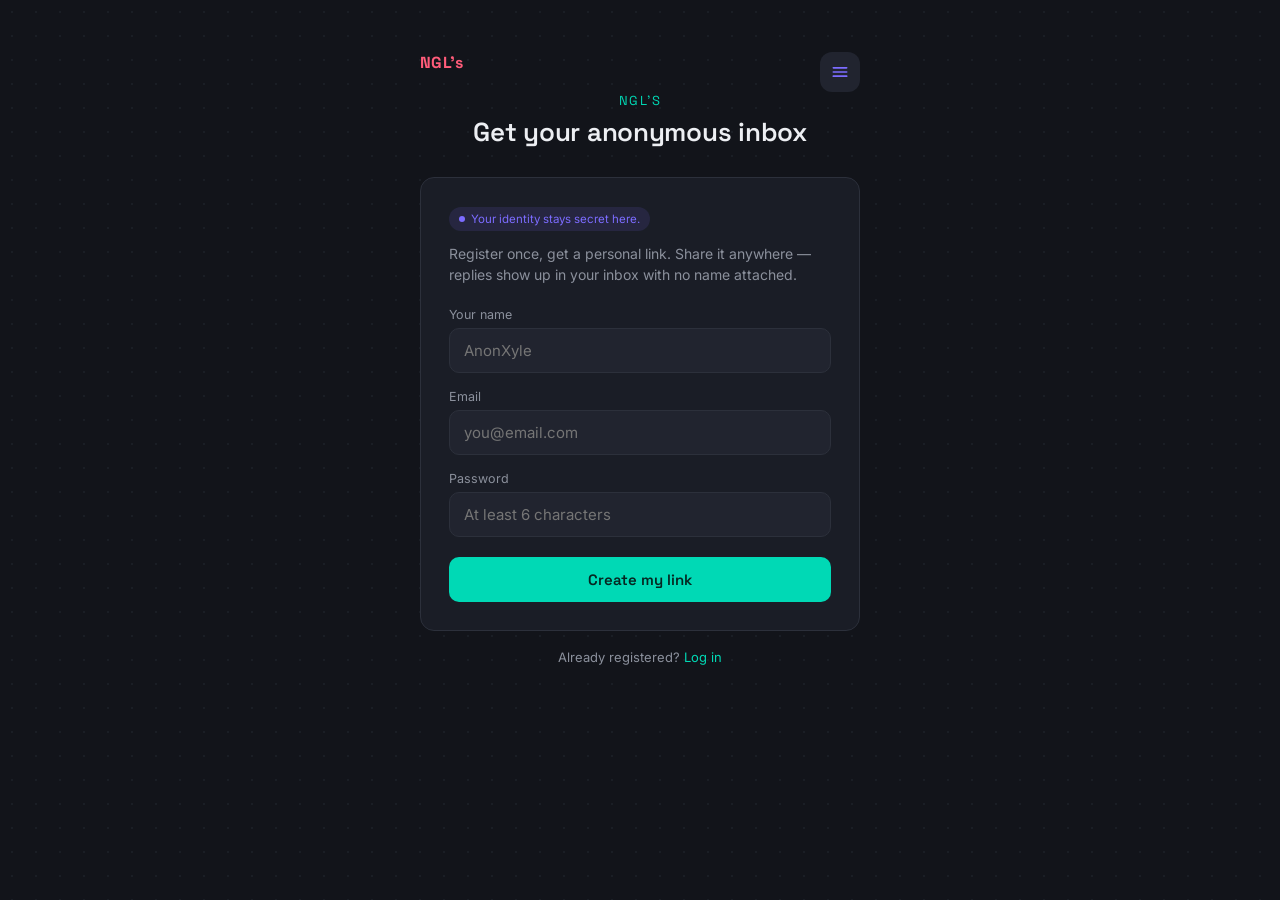
<file: index.html>
<!DOCTYPE html>
<html lang="en">
<head>
<meta charset="UTF-8">
<meta name="viewport" content="width=device-width, initial-scale=1.0">
<title>Get your link — NGL's</title>
<link rel="preconnect" href="https://fonts.googleapis.com">
<link href="https://fonts.googleapis.com/css2?family=Space+Grotesk:wght@500;600;700&family=Inter:wght@400;500;600&display=swap" rel="stylesheet">
<link rel="icon" type="image/x-icon" href="favicon.ico">
<link rel="icon" type="image/png" sizes="32x32" href="favicon-32.png">
<link rel="apple-touch-icon" href="apple-touch-icon.png">
<link rel="stylesheet" href="style.css">
</head>
<body>
<div class="emoji-bg" aria-hidden="true">
  <span style="left:5%; animation-duration:14s; animation-delay:0s;">😄</span>
  <span style="left:15%; animation-duration:18s; animation-delay:2s;">😂</span>
  <span style="left:25%; animation-duration:12s; animation-delay:4s;">😊</span>
  <span style="left:35%; animation-duration:16s; animation-delay:1s;">⚡</span>
  <span style="left:45%; animation-duration:20s; animation-delay:3s;">😌</span>
  <span style="left:55%; animation-duration:13s; animation-delay:5s;">😅</span>
  <span style="left:65%; animation-duration:17s; animation-delay:2.5s;">😴</span>
  <span style="left:75%; animation-duration:15s; animation-delay:0.5s;">😉</span>
  <span style="left:85%; animation-duration:19s; animation-delay:3.5s;">😎</span>
  <span style="left:10%; animation-duration:22s; animation-delay:6s;">😍</span>
  <span style="left:30%; animation-duration:14s; animation-delay:7s;">😜</span>
  <span style="left:50%; animation-duration:18s; animation-delay:8s;">🥰</span>
  <span style="left:70%; animation-duration:16s; animation-delay:9s;">😢</span>
  <span style="left:90%; animation-duration:21s; animation-delay:5.5s;">🥰</span>
</div>
<header class="site-header" id="siteHeader">
  <div class="header-inner">
    <a href="index.html" class="header-logo">NGL's</a>
    <button class="menu-toggle" id="menuToggle" aria-label="Open menu">
      <svg viewBox="0 0 24 24" fill="none" stroke-width="2" stroke-linecap="round" stroke-linejoin="round"><line x1="4" y1="7" x2="20" y2="7"></line><line x1="4" y1="12" x2="20" y2="12"></line><line x1="4" y1="17" x2="20" y2="17"></line></svg>
    </button>
  </div>
  <nav class="header-menu" id="headerMenu">
    <a href="https://tmenshs.github.io/AnonApp/inbox.html">
      <svg viewBox="0 0 24 24" fill="none" stroke-width="2" stroke-linecap="round" stroke-linejoin="round"><path d="M3 12l9-9 9 9"></path><path d="M5 10v10h14V10"></path></svg>
      Inbox
    </a>
    <a href="login.html">
      <svg viewBox="0 0 24 24" fill="none" stroke-width="2" stroke-linecap="round" stroke-linejoin="round"><path d="M15 3h4a2 2 0 0 1 2 2v14a2 2 0 0 1-2 2h-4"></path><polyline points="10 17 15 12 10 7"></polyline><line x1="15" y1="12" x2="3" y2="12"></line></svg>
      Log in
    </a>
  </nav>
</header>

<div class="wrap">
  <div class="brand">
    <div class="mark">NGL's</div>
    <h1>Get your anonymous inbox</h1>
  </div>

  <div class="card" id="formCard">
    <div class="anon-badge"><span class="dot"></span> Your identity stays secret here.</div>
    <p class="subtitle">Register once, get a personal link. Share it anywhere — replies show up in your inbox with no name attached.</p>

    <label for="name">Your name</label>
    <input id="name" type="text" placeholder="AnonXyle" autocomplete="name">

    <label for="email">Email</label>
    <input id="email" type="email" placeholder="you@email.com" autocomplete="email" autocapitalize="off" autocorrect="off" spellcheck="false">

    <label for="password">Password</label>
    <input id="password" type="password" placeholder="At least 6 characters" autocomplete="new-password">

    <button id="registerBtn">Create my link</button>
    <div class="msg" id="statusMsg"></div>
  </div>

  <div class="card" id="resultCard" style="display:none; margin-top:16px;">
    <p class="subtitle" style="margin-bottom:10px;">Your personal link is ready. Share it — anyone can send you a message anonymously.</p>
    <div class="link-row">
      <input id="linkOutput" type="text" readonly>
      <button id="copyBtn" class="secondary">Copy</button>
    </div>
    <button id="goInboxBtn">Go to my inbox</button>
  </div>

  <div class="footer-links">
    Already registered? <a href="login.html">Log in</a>
  </div>
</div>

<script src="config.js"></script>
<script>
const menuToggle = document.getElementById('menuToggle');
const headerMenu = document.getElementById('headerMenu');
menuToggle.addEventListener('click', () => {
  menuToggle.classList.toggle('open');
  headerMenu.classList.toggle('open');
});

const statusMsg = document.getElementById('statusMsg');
const registerBtn = document.getElementById('registerBtn');

function showMsg(text, type) {
  statusMsg.textContent = text;
  statusMsg.className = 'msg show ' + type;
}

registerBtn.addEventListener('click', async () => {
  const name = document.getElementById('name').value.trim();
  const email = document.getElementById('email').value.trim();
  const password = document.getElementById('password').value;

  if (!name || !email || !password) {
    showMsg('Fill in your name, email, and password.', 'err');
    return;
  }
  if (password.length < 6) {
    showMsg('Password should be at least 6 characters.', 'err');
    return;
  }

  registerBtn.disabled = true;
  registerBtn.textContent = 'Creating...';

  try {
    const result = await callApi({ action: 'register', name, email, password });
    if (result.success) {
      setSession(result.userId, result.name);
      const personalLink = window.location.origin + window.location.pathname.replace('index.html', '') + 'send.html?to=' + result.userId;
      document.getElementById('linkOutput').value = personalLink;
      document.getElementById('formCard').style.display = 'none';
      document.getElementById('resultCard').style.display = 'block';
    } else {
      showMsg(result.message || 'Something went wrong.', 'err');
      registerBtn.disabled = false;
      registerBtn.textContent = 'Create my link';
    }
  } catch (err) {
    showMsg('Could not reach the server. Check your connection.', 'err');
    registerBtn.disabled = false;
    registerBtn.textContent = 'Create my link';
  }
});

document.getElementById('copyBtn').addEventListener('click', () => {
  const input = document.getElementById('linkOutput');
  input.select();
  navigator.clipboard.writeText(input.value);
  const btn = document.getElementById('copyBtn');
  const original = btn.textContent;
  btn.textContent = 'Copied';
  setTimeout(() => btn.textContent = original, 1500);
});

document.getElementById('goInboxBtn').addEventListener('click', () => {
  window.location.href = 'inbox.html';
});
</script>
</body>
</html>
</file>
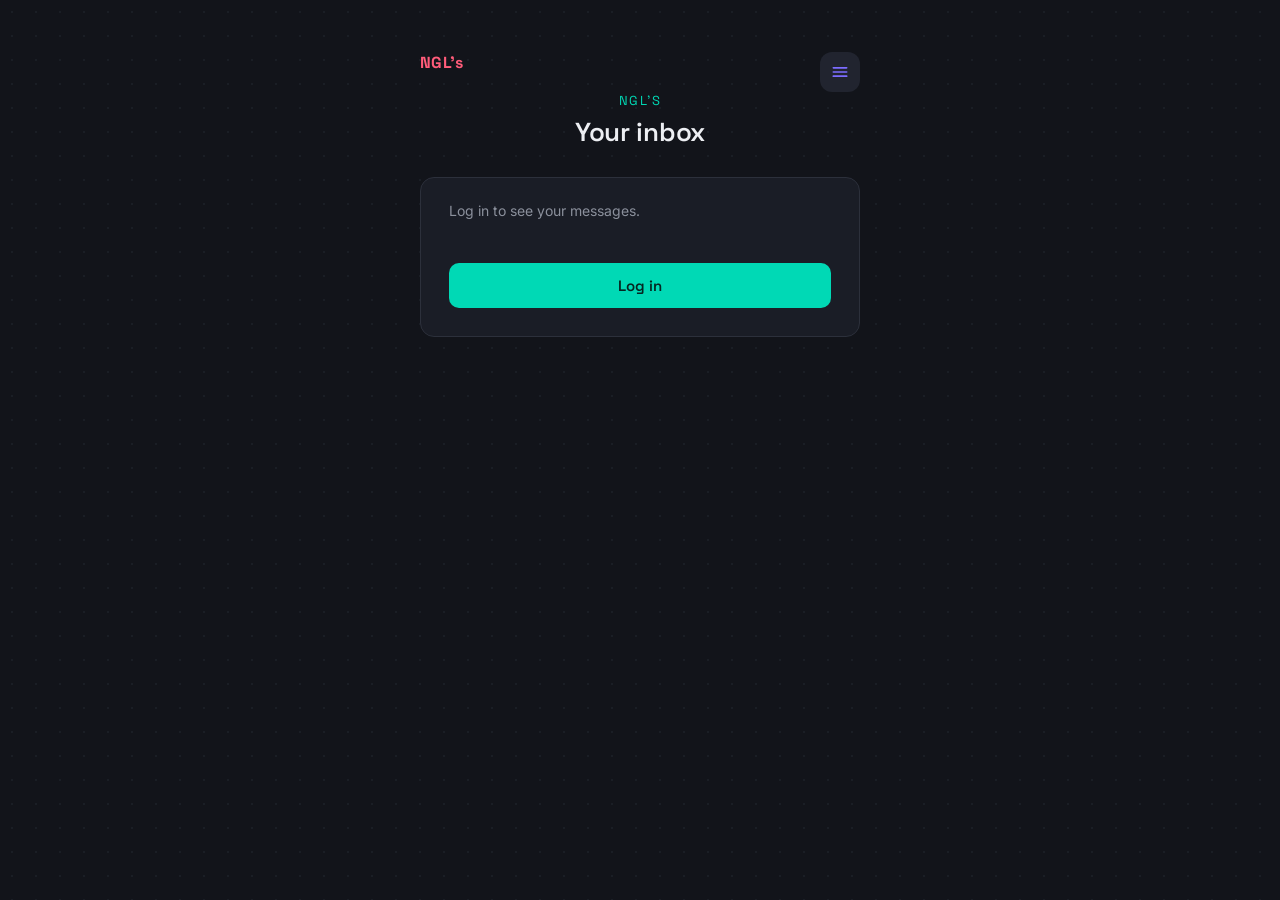
<file: inbox.html>
<!DOCTYPE html>
<html lang="en">
<head>
<meta charset="UTF-8">
<meta name="viewport" content="width=device-width, initial-scale=1.0">
<title>Your inbox — AnonXyle</title>
<link rel="preconnect" href="https://fonts.googleapis.com">
<link href="https://fonts.googleapis.com/css2?family=Space+Grotesk:wght@500;600;700&family=Inter:wght@400;500;600&display=swap" rel="stylesheet">
<link rel="icon" type="image/x-icon" href="favicon.ico">
<link rel="icon" type="image/png" sizes="32x32" href="favicon-32.png">
<link rel="apple-touch-icon" href="apple-touch-icon.png">
<link rel="stylesheet" href="style.css">
</head>
<body>
<div class="emoji-bg" aria-hidden="true">
  <span style="left:5%; animation-duration:14s; animation-delay:0s;">😄</span>
  <span style="left:15%; animation-duration:18s; animation-delay:2s;">😂</span>
  <span style="left:25%; animation-duration:12s; animation-delay:4s;">😊</span>
  <span style="left:35%; animation-duration:16s; animation-delay:1s;">⚡</span>
  <span style="left:45%; animation-duration:20s; animation-delay:3s;">😌</span>
  <span style="left:55%; animation-duration:13s; animation-delay:5s;">😅</span>
  <span style="left:65%; animation-duration:17s; animation-delay:2.5s;">😴</span>
  <span style="left:75%; animation-duration:15s; animation-delay:0.5s;">😉</span>
  <span style="left:85%; animation-duration:19s; animation-delay:3.5s;">😎</span>
  <span style="left:10%; animation-duration:22s; animation-delay:6s;">😍</span>
  <span style="left:30%; animation-duration:14s; animation-delay:7s;">😜</span>
  <span style="left:50%; animation-duration:18s; animation-delay:8s;">🥰</span>
  <span style="left:70%; animation-duration:16s; animation-delay:9s;">😢</span>
  <span style="left:90%; animation-duration:21s; animation-delay:5.5s;">🥰</span>
</div>
<header class="site-header" id="siteHeader">
  <div class="header-inner">
    <a href="index.html" class="header-logo">NGL's</a>
    <button class="menu-toggle" id="menuToggle" aria-label="Open menu">
      <svg viewBox="0 0 24 24" fill="none" stroke-width="2" stroke-linecap="round" stroke-linejoin="round"><line x1="4" y1="7" x2="20" y2="7"></line><line x1="4" y1="12" x2="20" y2="12"></line><line x1="4" y1="17" x2="20" y2="17"></line></svg>
    </button>
  </div>
  <nav class="header-menu" id="headerMenu">
    <a href="https://tmenshs.github.io/AnonApp/send.html">
      <svg viewBox="0 0 24 24" fill="none" stroke-width="2" stroke-linecap="round" stroke-linejoin="round"><line x1="22" y1="2" x2="11" y2="13"></line><polygon points="22 2 15 22 11 13 2 9 22 2"></polygon></svg>
      Send a message
    </a>
    <a href="index.html">
      <svg viewBox="0 0 24 24" fill="none" stroke-width="2" stroke-linecap="round" stroke-linejoin="round"><line x1="12" y1="5" x2="12" y2="19"></line><line x1="5" y1="12" x2="19" y2="12"></line></svg>
      Create your link
    </a>
  </nav>
</header>

<div class="wrap">
  <div class="brand">
    <div class="mark">NGL's</div>
    <h1>Your inbox</h1>
  </div>
  <div class="card" id="loggedOutCard" style="display:none;">
    <p class="subtitle">Log in to see your messages.</p>
    <button onclick="window.location.href='login.html?redirect=inbox.html'">Log in</button>
  </div>
  <div id="loggedInView" style="display:none;">
    <div class="card">
      <div class="link-row">
        <input id="linkOutput" type="text" readonly>
        <button id="copyBtn" class="secondary">Copy link</button>
      </div>
    </div>
    <div class="card" style="margin-top:16px;">
      <div id="inboxList" class="inbox-list">
        <div class="empty-state">Loading your messages...</div>
      </div>
    </div>
    <div class="footer-links">
      <a href="#" id="logoutLink">Log out</a>
    </div>
  </div>
</div>
<script src="config.js"></script>
<script>
const menuToggle = document.getElementById('menuToggle');
const headerMenu = document.getElementById('headerMenu');
menuToggle.addEventListener('click', () => {
  menuToggle.classList.toggle('open');
  headerMenu.classList.toggle('open');
});

const session = getSession();
if (!session) {
  document.getElementById('loggedOutCard').style.display = 'block';
} else {
  document.getElementById('loggedInView').style.display = 'block';
  const personalLink = window.location.origin + window.location.pathname.replace('inbox.html', '') + 'send.html?to=' + session.userId;
  document.getElementById('linkOutput').value = personalLink;
  document.getElementById('copyBtn').addEventListener('click', () => {
    const input = document.getElementById('linkOutput');
    input.select();
    navigator.clipboard.writeText(input.value);
    const btn = document.getElementById('copyBtn');
    const original = btn.textContent;
    btn.textContent = 'Copied';
    setTimeout(() => btn.textContent = original, 1500);
  });
  document.getElementById('logoutLink').addEventListener('click', (e) => {
    e.preventDefault();
    clearSession();
    window.location.href = 'login.html';
  });

  // ---- Conversation-grouped data layer -------------------------------
  // conversations: threadId -> { threadId, messages: [...] }
  // messages: everything in the thread, incoming + your own replies,
  // each with { id, direction: 'in'|'out', content, createdAt }
  let conversations = new Map();
  let draftText = new Map();      // threadId -> whatever the user is mid-typing
  let renderedIds = new Map();    // threadId -> Set of message ids currently in the DOM
  let activeRequest = 0;          // guards against overlapping loadInbox/poll races

  // A conversation's "last activity" is the newest timestamp among ALL its
  // messages (incoming AND your own replies) — not just the newest incoming
  // one. Otherwise a thread you just replied to (and are waiting on) would
  // look stale and sink below threads that haven't been touched.
  function lastActivityOf(conv) {
    return conv.messages.reduce((max, m) => {
      const t = new Date(m.createdAt).getTime();
      return t > max ? t : max;
    }, 0);
  }

  function sortedThreadIds() {
    return [...conversations.values()]
      .sort((a, b) => lastActivityOf(b) - lastActivityOf(a))
      .map(c => c.threadId);
  }

  async function loadInbox() {
    const listEl = document.getElementById('inboxList');
    const requestId = ++activeRequest;
    try {
      const summary = await callApi({ action: 'inbox', userId: session.userId });
      if (requestId !== activeRequest) return; // a newer load superseded this one

      if (!summary.success) {
        listEl.innerHTML = '<div class="empty-state">Could not load your inbox.</div>';
        return;
      }
      if (summary.messages.length === 0) {
        listEl.innerHTML = '<div class="empty-state">No messages yet. Share your link to start receiving anonymous messages.</div>';
        return;
      }

      const threadIds = [...new Set(summary.messages.map(m => m.threadId))];

      // Pull each conversation's full, authoritative history (all incoming
      // messages + all replies) fresh from the server — never rely on
      // anything held only in memory, so a reload can never lose a reply.
      await Promise.all(threadIds.map(id => refreshThread(id)));
      if (requestId !== activeRequest) return;

      renderAll();
    } catch (err) {
      listEl.innerHTML = '<div class="empty-state">Could not reach the server.</div>';
    }
  }

  async function refreshThread(threadId) {
    try {
      const result = await callApi({ action: 'thread', userId: session.userId, threadId });
      if (result.success) {
        // Normalize the backend's isMine flag into a direction so the
        // rest of the rendering code doesn't need to know about it.
        const messages = result.messages.map(m => ({
          ...m,
          direction: m.isMine ? 'out' : 'in'
        }));
        conversations.set(threadId, { threadId, messages });
      }
    } catch (err) {
      // keep whatever was cached for this thread, if anything
    }
  }

  // Poll: refresh every known thread's data, plus pick up any brand-new
  // threads, then re-render — but never stomp a draft the user is typing.
  async function pollInbox() {
    const requestId = ++activeRequest;
    try {
      const summary = await callApi({ action: 'inbox', userId: session.userId });
      if (requestId !== activeRequest || !summary.success) return;

      const threadIds = [...new Set(summary.messages.map(m => m.threadId))];
      await Promise.all(threadIds.map(id => refreshThread(id)));
      if (requestId !== activeRequest) return;

      renderAll();
    } catch (err) {
      // silent fail — just try again next tick
    }
  }

  function renderAll() {
    const listEl = document.getElementById('inboxList');
    const ids = sortedThreadIds();

    // Save whatever's currently typed in each open reply box before we
    // blow away the DOM, so re-rendering never wipes an in-progress draft.
    document.querySelectorAll('.reply-input').forEach(input => {
      const tid = input.closest('.reply-form').getAttribute('data-thread-id');
      draftText.set(tid, input.value);
    });

    listEl.innerHTML = ids.map(id => renderConversationBubble(conversations.get(id))).join('');
    attachReplyHandlers();

    // Restore drafts.
    document.querySelectorAll('.reply-input').forEach(input => {
      const tid = input.closest('.reply-form').getAttribute('data-thread-id');
      if (draftText.has(tid)) input.value = draftText.get(tid);
    });
  }

  // One bubble per conversation. Shows the original message, then every
  // reply exchanged so far (fetched fresh from the server, so it survives
  // reloads), then a single reply box that always targets this thread's
  // latest message.
  function renderConversationBubble(conv) {
    const messages = [...conv.messages].sort(
      (a, b) => new Date(a.createdAt) - new Date(b.createdAt)
    );
    const original = messages.find(m => !m.parentId) || messages[0];
    const replies = messages.filter(m => m.id !== original.id);
    const lastMessage = messages[messages.length - 1];

    return `
      <div class="bubble" data-thread-id="${conv.threadId}">
        ${escapeHtml(original.content)}
        <span class="time">${formatDate(original.createdAt)}</span>

        <div class="sent-replies">
          ${replies.map(m => `
            <div class="reply-block">
              <span class="reply-label">${m.direction === 'out' ? 'You replied' : 'They replied'}</span>
              <div class="reply-text">${escapeHtml(m.content)}</div>
            </div>
          `).join('')}
        </div>

        <div class="reply-form" data-thread-id="${conv.threadId}" data-reply-to="${lastMessage.id}">
          <textarea class="reply-input" placeholder="Write a reply..." maxlength="500"></textarea>
          <button class="reply-btn secondary">Reply</button>
          <div class="reply-status"></div>
        </div>
      </div>
    `;
  }

  function attachReplyHandlers() {
    document.querySelectorAll('.reply-form:not([data-bound])').forEach(form => {
      form.setAttribute('data-bound', 'true');
      const threadId = form.getAttribute('data-thread-id');
      const btn = form.querySelector('.reply-btn');
      const input = form.querySelector('.reply-input');
      const status = form.querySelector('.reply-status');

      btn.addEventListener('click', async () => {
        // Always target this thread's actual latest message, read fresh
        // off the form's own data attribute at click time — never a value
        // captured earlier that could have gone stale.
        const messageId = form.getAttribute('data-reply-to');
        const content = input.value.trim();
        if (!content) {
          status.textContent = 'Write something before sending.';
          status.className = 'reply-status show err';
          return;
        }
        btn.disabled = true;
        btn.textContent = 'Sending...';
        try {
          const result = await callApi({
            action: 'reply',
            userId: session.userId,
            messageId: messageId,
            content: content
          });
          if (result.success) {
            draftText.delete(threadId);
            input.value = '';
            status.textContent = 'Reply sent.';
            status.className = 'reply-status show ok';
            btn.disabled = false;
            btn.textContent = 'Reply';
            // Re-pull this thread from the server so the new reply, and
            // its updated "last activity" ranking, are both authoritative.
            await refreshThread(threadId);
            renderAll();
          } else {
            status.textContent = result.message || 'Could not send reply.';
            status.className = 'reply-status show err';
            btn.disabled = false;
            btn.textContent = 'Reply';
          }
        } catch (err) {
          status.textContent = 'Could not reach the server.';
          status.className = 'reply-status show err';
          btn.disabled = false;
          btn.textContent = 'Reply';
        }
      });
    });
  }

  function escapeHtml(str) {
    const div = document.createElement('div');
    div.textContent = str;
    return div.innerHTML;
  }
  function formatDate(raw) {
    try {
      const d = new Date(raw);
      return d.toLocaleString();
    } catch (e) {
      return '';
    }
  }

  loadInbox();
  setInterval(pollInbox, 10000);
}
</script>
</body>
</html>
</file>
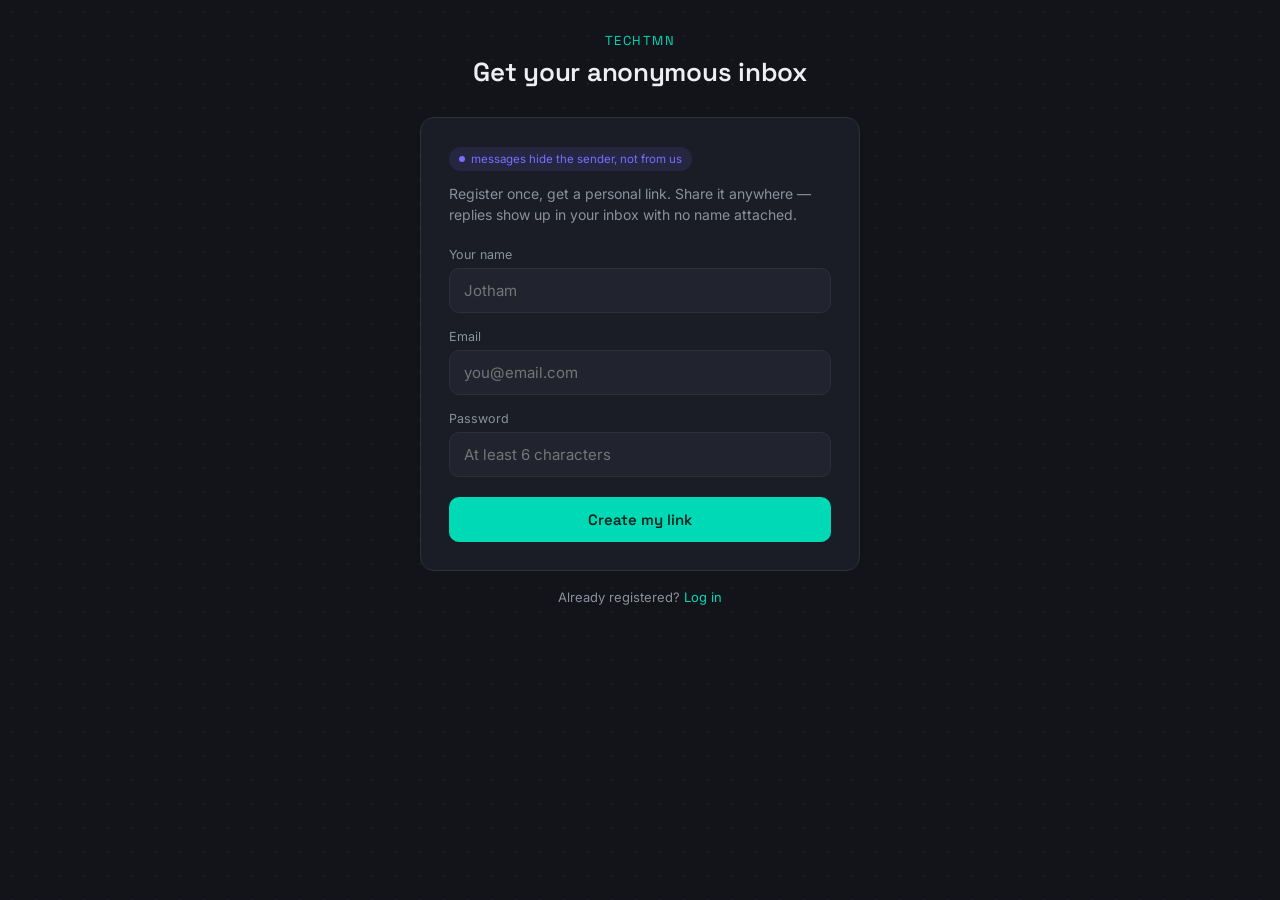
<file: index.html.html>
<!DOCTYPE html>
<html lang="en">
<head>
<meta charset="UTF-8">
<meta name="viewport" content="width=device-width, initial-scale=1.0">
<title>Get your link — TechTmn Anon</title>
<link rel="preconnect" href="https://fonts.googleapis.com">
<link href="https://fonts.googleapis.com/css2?family=Space+Grotesk:wght@500;600;700&family=Inter:wght@400;500;600&display=swap" rel="stylesheet">
<link rel="stylesheet" href="style.css">
</head>
<body>
<div class="wrap">
  <div class="brand">
    <div class="mark">TechTmn</div>
    <h1>Get your anonymous inbox</h1>
  </div>

  <div class="card" id="formCard">
    <div class="anon-badge"><span class="dot"></span> messages hide the sender, not from us</div>
    <p class="subtitle">Register once, get a personal link. Share it anywhere — replies show up in your inbox with no name attached.</p>

    <label for="name">Your name</label>
    <input id="name" type="text" placeholder="Jotham" autocomplete="name">

    <label for="email">Email</label>
    <input id="email" type="email" placeholder="you@email.com" autocomplete="email">

    <label for="password">Password</label>
    <input id="password" type="password" placeholder="At least 6 characters" autocomplete="new-password">

    <button id="registerBtn">Create my link</button>
    <div class="msg" id="statusMsg"></div>
  </div>

  <div class="card" id="resultCard" style="display:none; margin-top:16px;">
    <p class="subtitle" style="margin-bottom:10px;">Your personal link is ready. Share it — anyone can send you a message anonymously.</p>
    <div class="link-row">
      <input id="linkOutput" type="text" readonly>
      <button id="copyBtn" class="secondary">Copy</button>
    </div>
    <button id="goInboxBtn">Go to my inbox</button>
  </div>

  <div class="footer-links">
    Already registered? <a href="login.html">Log in</a>
  </div>
</div>

<script src="config.js"></script>
<script>
const statusMsg = document.getElementById('statusMsg');
const registerBtn = document.getElementById('registerBtn');

function showMsg(text, type) {
  statusMsg.textContent = text;
  statusMsg.className = 'msg show ' + type;
}

registerBtn.addEventListener('click', async () => {
  const name = document.getElementById('name').value.trim();
  const email = document.getElementById('email').value.trim();
  const password = document.getElementById('password').value;

  if (!name || !email || !password) {
    showMsg('Fill in your name, email, and password.', 'err');
    return;
  }
  if (password.length < 6) {
    showMsg('Password should be at least 6 characters.', 'err');
    return;
  }

  registerBtn.disabled = true;
  registerBtn.textContent = 'Creating...';

  try {
    const result = await callApi({ action: 'register', name, email, password });
    if (result.success) {
      setSession(result.userId, result.name);
      const personalLink = window.location.origin + window.location.pathname.replace('register.html', '') + 'send.html?to=' + result.userId;
      document.getElementById('linkOutput').value = personalLink;
      document.getElementById('formCard').style.display = 'none';
      document.getElementById('resultCard').style.display = 'block';
    } else {
      showMsg(result.message || 'Something went wrong.', 'err');
      registerBtn.disabled = false;
      registerBtn.textContent = 'Create my link';
    }
  } catch (err) {
    showMsg('Could not reach the server. Check your connection.', 'err');
    registerBtn.disabled = false;
    registerBtn.textContent = 'Create my link';
  }
});

document.getElementById('copyBtn').addEventListener('click', () => {
  const input = document.getElementById('linkOutput');
  input.select();
  navigator.clipboard.writeText(input.value);
  const btn = document.getElementById('copyBtn');
  const original = btn.textContent;
  btn.textContent = 'Copied';
  setTimeout(() => btn.textContent = original, 1500);
});

document.getElementById('goInboxBtn').addEventListener('click', () => {
  window.location.href = 'inbox.html';
});
</script>
</body>
</html>
</file>
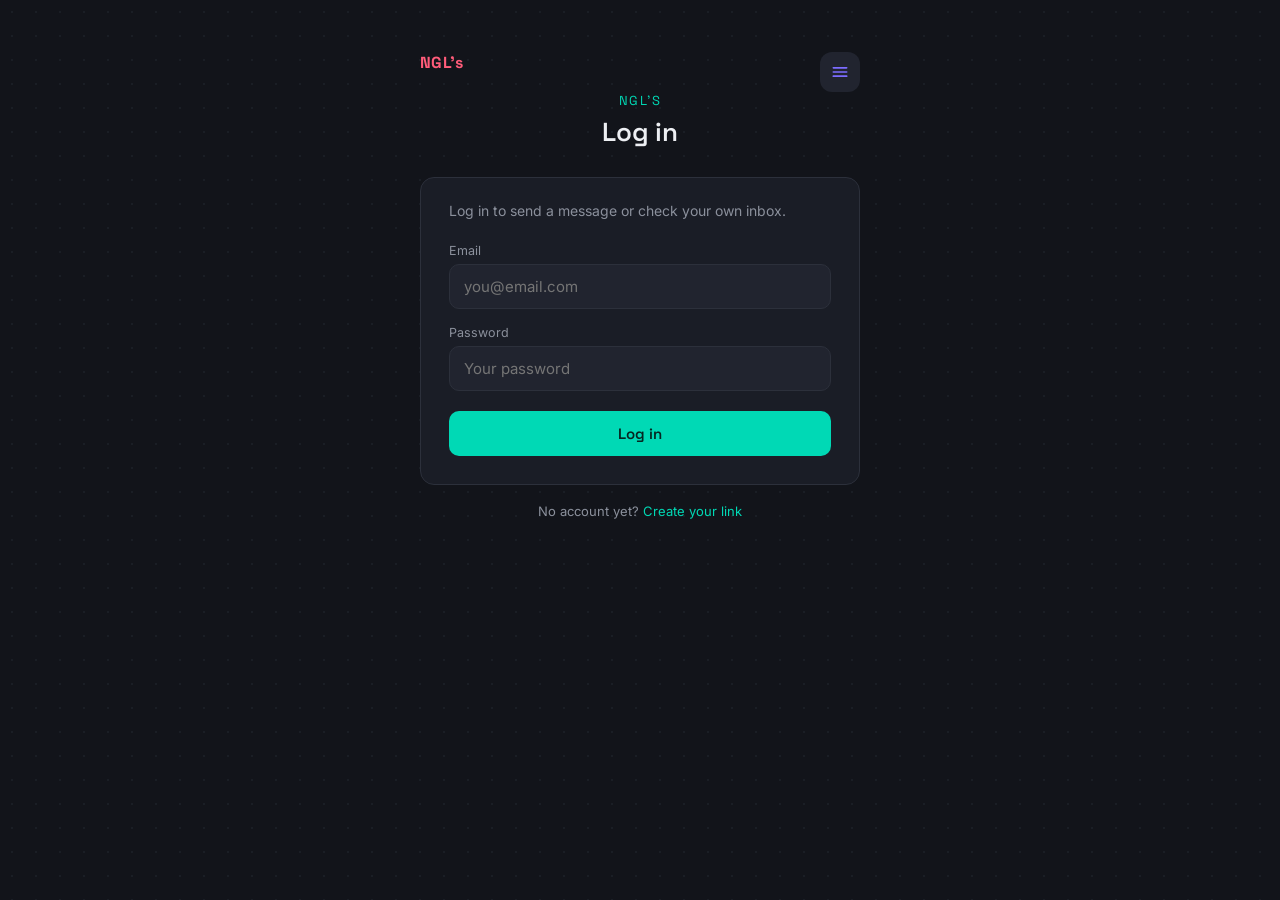
<file: login.html>
<!DOCTYPE html>
<html lang="en">
<head>
<meta charset="UTF-8">
<meta name="viewport" content="width=device-width, initial-scale=1.0">
<title>Log in — AnonXyle</title>
<link rel="preconnect" href="https://fonts.googleapis.com">
<link href="https://fonts.googleapis.com/css2?family=Space+Grotesk:wght@500;600;700&family=Inter:wght@400;500;600&display=swap" rel="stylesheet">
<link rel="icon" type="image/x-icon" href="favicon.ico">
<link rel="icon" type="image/png" sizes="32x32" href="favicon-32.png">
<link rel="apple-touch-icon" href="apple-touch-icon.png">
<link rel="stylesheet" href="style.css">
</head>
<body>
<div class="emoji-bg" aria-hidden="true">
  <span style="left:5%; animation-duration:14s; animation-delay:0s;">😄</span>
  <span style="left:15%; animation-duration:18s; animation-delay:2s;">😂</span>
  <span style="left:25%; animation-duration:12s; animation-delay:4s;">😊</span>
  <span style="left:35%; animation-duration:16s; animation-delay:1s;">⚡</span>
  <span style="left:45%; animation-duration:20s; animation-delay:3s;">😌</span>
  <span style="left:55%; animation-duration:13s; animation-delay:5s;">😅</span>
  <span style="left:65%; animation-duration:17s; animation-delay:2.5s;">😴</span>
  <span style="left:75%; animation-duration:15s; animation-delay:0.5s;">😉</span>
  <span style="left:85%; animation-duration:19s; animation-delay:3.5s;">😎</span>
  <span style="left:10%; animation-duration:22s; animation-delay:6s;">😍</span>
  <span style="left:30%; animation-duration:14s; animation-delay:7s;">😜</span>
  <span style="left:50%; animation-duration:18s; animation-delay:8s;">🥰</span>
  <span style="left:70%; animation-duration:16s; animation-delay:9s;">😢</span>
  <span style="left:90%; animation-duration:21s; animation-delay:5.5s;">🥰</span>
</div>
<header class="site-header" id="siteHeader">
  <div class="header-inner">
    <a href="index.html" class="header-logo">NGL's</a>
    <button class="menu-toggle" id="menuToggle" aria-label="Open menu">
      <svg viewBox="0 0 24 24" fill="none" stroke-width="2" stroke-linecap="round" stroke-linejoin="round"><line x1="4" y1="7" x2="20" y2="7"></line><line x1="4" y1="12" x2="20" y2="12"></line><line x1="4" y1="17" x2="20" y2="17"></line></svg>
    </button>
  </div>
  <nav class="header-menu" id="headerMenu">
    <a href="https://tmenshs.github.io/AnonApp/inbox.html">
      <svg viewBox="0 0 24 24" fill="none" stroke-width="2" stroke-linecap="round" stroke-linejoin="round"><path d="M3 12l9-9 9 9"></path><path d="M5 10v10h14V10"></path></svg>
      Inbox
    </a>
    <a href="index.html">
      <svg viewBox="0 0 24 24" fill="none" stroke-width="2" stroke-linecap="round" stroke-linejoin="round"><line x1="12" y1="5" x2="12" y2="19"></line><line x1="5" y1="12" x2="19" y2="12"></line></svg>
      Create your link
    </a>
  </nav>
</header>
<div class="wrap">
  <div class="brand">
    <div class="mark">NGL's</div>
    <h1>Log in</h1>
  </div>
  <div class="card">
    <p class="subtitle">Log in to send a message or check your own inbox.</p>
    <label for="email">Email</label>
    <input id="email" type="email" placeholder="you@email.com" autocomplete="email" autocapitalize="off" autocorrect="off" spellcheck="false">
    <label for="password">Password</label>
    <input id="password" type="password" placeholder="Your password" autocomplete="current-password">
    <button id="loginBtn">Log in</button>
    <div class="msg" id="statusMsg"></div>
  </div>
  <div class="footer-links">
    No account yet? <a href="index.html">Create your link</a>
  </div>
</div>
<script src="config.js"></script>
<script>
const menuToggle = document.getElementById('menuToggle');
const headerMenu = document.getElementById('headerMenu');
menuToggle.addEventListener('click', () => {
  menuToggle.classList.toggle('open');
  headerMenu.classList.toggle('open');
});
const statusMsg = document.getElementById('statusMsg');
const loginBtn = document.getElementById('loginBtn');
const params = new URLSearchParams(window.location.search);
const redirectTo = params.get('redirect');
function showMsg(text, type) {
  statusMsg.textContent = text;
  statusMsg.className = 'msg show ' + type;
}
loginBtn.addEventListener('click', async () => {
  const email = document.getElementById('email').value.trim();
  const password = document.getElementById('password').value;
  if (!email || !password) {
    showMsg('Enter your email and password.', 'err');
    return;
  }
  loginBtn.disabled = true;
  loginBtn.textContent = 'Logging in...';
  try {
    const result = await callApi({ action: 'login', email, password });
    if (result.success) {
      setSession(result.userId, result.name);
      window.location.href = redirectTo || 'inbox.html';
    } else {
      showMsg(result.message || 'Invalid email or password.', 'err');
      loginBtn.disabled = false;
      loginBtn.textContent = 'Log in';
    }
  } catch (err) {
    showMsg('Could not reach the server. Check your connection.', 'err');
    loginBtn.disabled = false;
    loginBtn.textContent = 'Log in';
  }
});
</script>
</body>
</html>
</file>
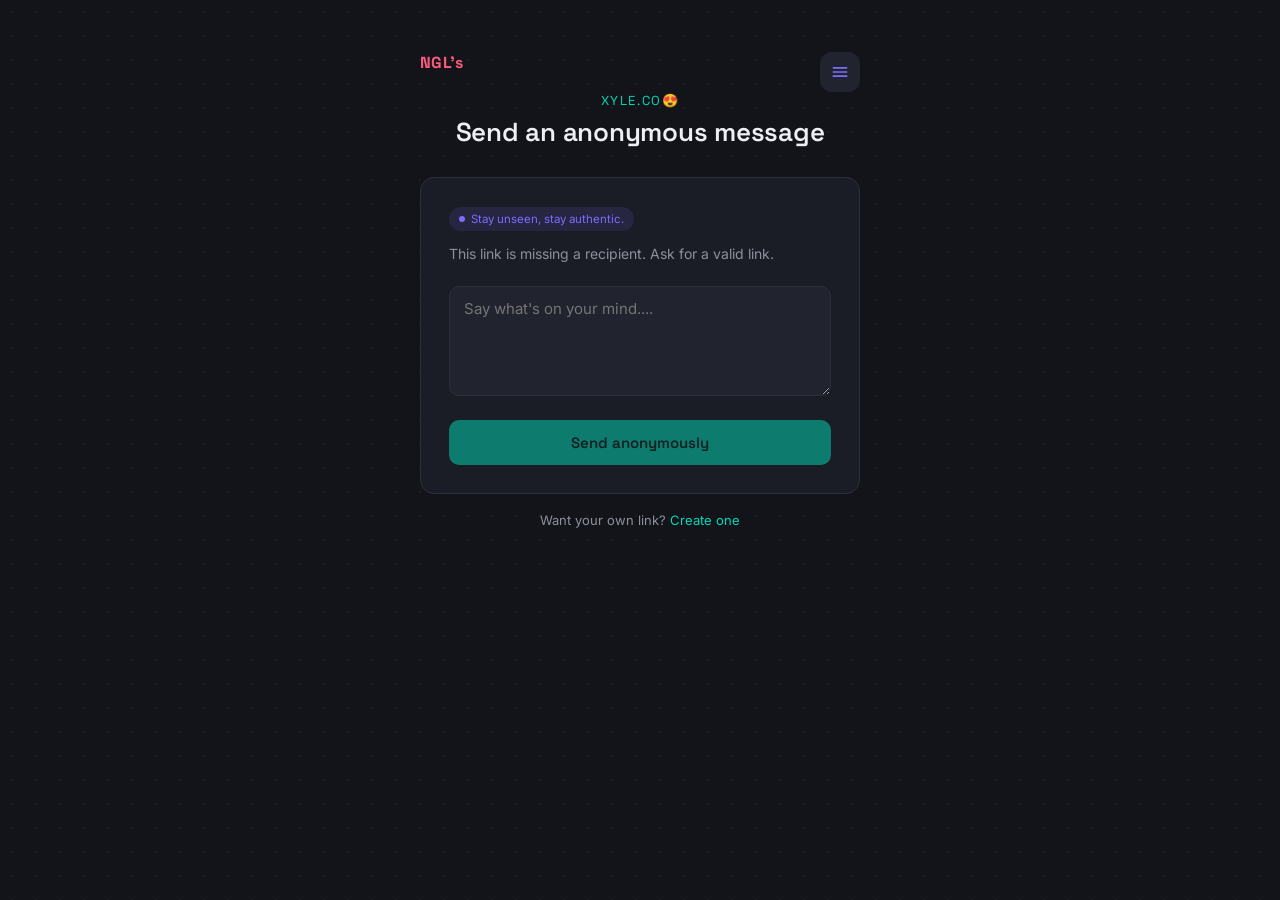
<file: send.html>
<!DOCTYPE html>
<html lang="en">
<head>
<meta charset="UTF-8">
<meta name="viewport" content="width=device-width, initial-scale=1.0">
<title>Send an anonymous message</title>
<link rel="preconnect" href="https://fonts.googleapis.com">
<link href="https://fonts.googleapis.com/css2?family=Space+Grotesk:wght@500;600;700&family=Inter:wght@400;500;600&display=swap" rel="stylesheet">
<link rel="icon" type="image/x-icon" href="favicon.ico">
<link rel="icon" type="image/png" sizes="32x32" href="favicon-32.png">
<link rel="apple-touch-icon" href="apple-touch-icon.png">
<link rel="stylesheet" href="style.css">
</head>
<body>
<div class="emoji-bg" aria-hidden="true">
  <span style="left:5%; animation-duration:14s; animation-delay:0s;">😄</span>
  <span style="left:15%; animation-duration:18s; animation-delay:2s;">😂</span>
  <span style="left:25%; animation-duration:12s; animation-delay:4s;">😊</span>
  <span style="left:35%; animation-duration:16s; animation-delay:1s;">⚡</span>
  <span style="left:45%; animation-duration:20s; animation-delay:3s;">😌</span>
  <span style="left:55%; animation-duration:13s; animation-delay:5s;">😅</span>
  <span style="left:65%; animation-duration:17s; animation-delay:2.5s;">😴</span>
  <span style="left:75%; animation-duration:15s; animation-delay:0.5s;">😉</span>
  <span style="left:85%; animation-duration:19s; animation-delay:3.5s;">😎</span>
  <span style="left:10%; animation-duration:22s; animation-delay:6s;">😍</span>
  <span style="left:30%; animation-duration:14s; animation-delay:7s;">😜</span>
  <span style="left:50%; animation-duration:18s; animation-delay:8s;">🥰</span>
  <span style="left:70%; animation-duration:16s; animation-delay:9s;">😢</span>
  <span style="left:90%; animation-duration:21s; animation-delay:5.5s;">🥰</span>
</div>
<header class="site-header" id="siteHeader">
  <div class="header-inner">
    <a href="index.html" class="header-logo">NGL's</a>
    <button class="menu-toggle" id="menuToggle" aria-label="Open menu">
      <svg viewBox="0 0 24 24" fill="none" stroke-width="2" stroke-linecap="round" stroke-linejoin="round"><line x1="4" y1="7" x2="20" y2="7"></line><line x1="4" y1="12" x2="20" y2="12"></line><line x1="4" y1="17" x2="20" y2="17"></line></svg>
    </button>
  </div>
  <nav class="header-menu" id="headerMenu">
    <a href="https://tmenshs.github.io/AnonApp/inbox.html">
      <svg viewBox="0 0 24 24" fill="none" stroke-width="2" stroke-linecap="round" stroke-linejoin="round"><path d="M3 12l9-9 9 9"></path><path d="M5 10v10h14V10"></path></svg>
      Inbox
    </a>
    <a href="index.html">
      <svg viewBox="0 0 24 24" fill="none" stroke-width="2" stroke-linecap="round" stroke-linejoin="round"><line x1="12" y1="5" x2="12" y2="19"></line><line x1="5" y1="12" x2="19" y2="12"></line></svg>
      Create your link
    </a>
  </nav>
</header>
<div class="wrap">
  <div class="brand">
    <div class="mark">Xyle.co😍</div>
    <h1 id="pageTitle">Send an anonymous message</h1>
  </div>
  <div class="card">
    <div class="anon-badge"><span class="dot"></span> Stay unseen, stay authentic.</div>
    <p class="subtitle" id="subtitle">Loading...</p>
    <textarea id="content" placeholder="Say what's on your mind...." maxlength="500"></textarea>
    <button id="sendBtn">Send anonymously</button>
    <div class="msg" id="statusMsg"></div>
  </div>
  <div class="footer-links">
    Want your own link? <a href="index.html">Create one</a>
  </div>
</div>
<script src="config.js"></script>
<script>
const menuToggle = document.getElementById('menuToggle');
const headerMenu = document.getElementById('headerMenu');
menuToggle.addEventListener('click', () => {
  menuToggle.classList.toggle('open');
  headerMenu.classList.toggle('open');
});
const params = new URLSearchParams(window.location.search);
const recipientId = params.get('to');
const subtitle = document.getElementById('subtitle');
const statusMsg = document.getElementById('statusMsg');
const sendBtn = document.getElementById('sendBtn');
function showMsg(text, type) {
  statusMsg.textContent = text;
  statusMsg.className = 'msg show ' + type;
}
if (!recipientId) {
  subtitle.textContent = 'This link is missing a recipient. Ask for a valid link.';
  sendBtn.disabled = true;
} else {
  const session = getSession();
  if (!session) {
    subtitle.textContent = 'Log in to send this message (No names, no judgment — Anon Participant).';
    sendBtn.textContent = 'Log in to send';
    sendBtn.addEventListener('click', () => {
      window.location.href = 'login.html?redirect=' + encodeURIComponent(window.location.pathname.split('/').pop() + window.location.search);
    });
  } else {
    subtitle.textContent = 'Whatever\'s on your mind, it stays anonymous.';
    sendBtn.addEventListener('click', async () => {
      const content = document.getElementById('content').value.trim();
      if (!content) {
        showMsg('Write something before sending.', 'err');
        return;
      }
      sendBtn.disabled = true;
      sendBtn.textContent = 'Sending...';
      try {
        const result = await callApi({
          action: 'send',
          senderId: session.userId,
          recipientId: recipientId,
          content: content
        });
        if (result.success) {
          showMsg('Message sent — anonymously delivered.', 'ok');
          document.getElementById('content').value = '';
        } else {
          showMsg(result.message || 'Could not send message.', 'err');
        }
      } catch (err) {
        showMsg('Could not reach the server. Check your connection.', 'err');
      }
      sendBtn.disabled = false;
      sendBtn.textContent = 'Send anonymously';
    });
  }
}
</script>
</body>
</html>
</file>
<file: style.css>
/* ===== TOKENS ===== */
:root {
  --bg: #12141A;
  --bg-panel: #1A1D26;
  --bg-panel-raised: #21242F;
  --line: #2C303B;
  --text: #EDEFF3;
  --text-muted: #8B909C;
  --accent: #00D9B5;
  --accent-dim: #0A3B34;
  --whisper: #7C6CFF;
  --danger: #FF5C7A;
  --radius: 14px;
  --font-display: 'Space Grotesk', 'Arial', sans-serif;
  --font-body: 'Inter', 'Arial', sans-serif;
}

* { box-sizing: border-box; }

body {
  margin: 0;
  background: var(--bg);
  color: var(--text);
  font-family: var(--font-body);
  min-height: 100vh;
  display: flex;
  flex-direction: column;
  align-items: center;
  padding: 32px 16px 64px;
}

body::before {
  content: "";
  position: fixed;
  inset: 0;
  background-image: radial-gradient(var(--line) 1px, transparent 1px);
  background-size: 24px 24px;
  opacity: 0.35;
  pointer-events: none;
  z-index: 0;
}

.wrap {
  position: relative;
  z-index: 1;
  width: 100%;
  max-width: 440px;
}

.brand {
  text-align: center;
  margin-bottom: 28px;
}

.brand .mark {
  font-family: var(--font-display);
  font-size: 13px;
  letter-spacing: 0.12em;
  text-transform: uppercase;
  color: var(--accent);
}

.brand h1 {
  font-family: var(--font-display);
  font-weight: 600;
  font-size: 26px;
  margin: 6px 0 0;
  letter-spacing: -0.01em;
}

.card {
  background: var(--bg-panel);
  border: 1px solid var(--line);
  border-radius: var(--radius);
  padding: 28px;
}

.subtitle {
  color: var(--text-muted);
  font-size: 14px;
  line-height: 1.5;
  margin: -6px 0 22px;
}

label {
  display: block;
  font-size: 12.5px;
  color: var(--text-muted);
  margin: 16px 0 6px;
}
label:first-of-type { margin-top: 0; }

input, textarea {
  width: 100%;
  background: var(--bg-panel-raised);
  border: 1px solid var(--line);
  border-radius: 10px;
  padding: 12px 14px;
  color: var(--text);
  font-family: var(--font-body);
  font-size: 15px;
  outline: none;
  transition: border-color .15s ease;
}
input:focus, textarea:focus {
  border-color: var(--accent);
}
textarea {
  resize: vertical;
  min-height: 110px;
}

button {
  width: 100%;
  margin-top: 20px;
  padding: 13px 16px;
  border: none;
  border-radius: 10px;
  background: var(--accent);
  color: #062621;
  font-family: var(--font-display);
  font-weight: 600;
  font-size: 15px;
  cursor: pointer;
  transition: transform .1s ease, opacity .15s ease;
}
button:hover { opacity: 0.9; }
button:active { transform: scale(0.98); }
button:focus-visible, input:focus-visible, textarea:focus-visible, a:focus-visible {
  outline: 2px solid var(--accent);
  outline-offset: 2px;
}
button.secondary {
  background: transparent;
  border: 1px solid var(--line);
  color: var(--text);
}
button:disabled { opacity: 0.5; cursor: not-allowed; }

.msg {
  margin-top: 16px;
  font-size: 13.5px;
  padding: 10px 12px;
  border-radius: 8px;
  display: none;
}
.msg.show { display: block; }
.msg.ok { background: var(--accent-dim); color: var(--accent); }
.msg.err { background: rgba(255,92,122,0.12); color: var(--danger); }

.link-row {
  display: flex;
  gap: 8px;
  margin-top: 8px;
}
.link-row input { flex: 1; font-size: 13px; }
.link-row button { width: auto; margin-top: 0; padding: 12px 16px; white-space: nowrap; }

.footer-links {
  text-align: center;
  margin-top: 18px;
  font-size: 13px;
  color: var(--text-muted);
}
.footer-links a { color: var(--accent); text-decoration: none; }
.footer-links a:hover { text-decoration: underline; }

.anon-badge {
  display: inline-flex;
  align-items: center;
  gap: 6px;
  font-size: 11.5px;
  color: var(--whisper);
  background: rgba(124,108,255,0.12);
  padding: 5px 10px;
  border-radius: 100px;
  margin-bottom: 18px;
}
.anon-badge .dot {
  width: 6px; height: 6px;
  border-radius: 50%;
  background: var(--whisper);
  animation: pulse 2s infinite ease-in-out;
}
@keyframes pulse {
  0%, 100% { opacity: 1; }
  50% { opacity: 0.3; }
}

.inbox-list {
  display: flex;
  flex-direction: column;
  gap: 10px;
  margin-top: 4px;
}
.bubble {
  background: var(--bg-panel-raised);
  border: 1px solid var(--line);
  border-left: 3px solid var(--whisper);
  border-radius: 10px;
  padding: 14px 16px;
  font-size: 14.5px;
  line-height: 1.5;
}
.bubble .time {
  display: block;
  margin-top: 8px;
  font-size: 11.5px;
  color: var(--text-muted);
}
.empty-state {
  text-align: center;
  color: var(--text-muted);
  font-size: 14px;
  padding: 32px 12px;
}

@media (prefers-reduced-motion: reduce) {
  .anon-badge .dot { animation: none; }
}

/* ===== FLOATING HEADER MENU ===== */
.site-header {
  position: relative;
  width: 100%;
  max-width: 440px;
  margin: 0 auto;
  z-index: 50;
}
.header-inner {
  display: flex;
  align-items: center;
  justify-content: space-between;
}
.header-logo {
  font-family: var(--font-display);
  font-weight: 700;
  font-size: 16px;
  letter-spacing: 0.02em;
  color: var(--danger);
  text-decoration: none;
}
.menu-toggle {
  width: 40px;
  height: 40px;
  border: none;
  border-radius: 12px;
  background: var(--bg-panel-raised);
  display: flex;
  justify-content: center;
  align-items: center;
  cursor: pointer;
  padding: 0;
}
.menu-toggle svg {
  width: 20px;
  height: 20px;
  stroke: var(--whisper);
  transition: stroke .2s ease;
}
.menu-toggle.open svg {
  stroke: var(--danger);
}
.header-menu {
  position: absolute;
  top: calc(100% + 8px);
  right: 0;
  width: 220px;
  background: var(--bg-panel);
  border: 1px solid var(--line);
  border-radius: var(--radius);
  box-shadow: 0 12px 32px rgba(0,0,0,0.4);
  overflow: hidden;
  max-height: 0;
  opacity: 0;
  transform: translateY(-6px);
  transition: max-height .25s ease, opacity .2s ease, transform .2s ease;
  pointer-events: none;
}
.header-menu.open {
  max-height: 220px;
  opacity: 1;
  transform: translateY(0);
  pointer-events: auto;
  padding: 6px;
}
.header-menu a {
  display: flex;
  align-items: center;
  gap: 12px;
  padding: 12px 14px;
  border-radius: 10px;
  color: var(--text);
  text-decoration: none;
  font-family: var(--font-body);
  font-size: 14px;
  font-weight: 600;
  transition: background .15s ease;
}
.header-menu a svg {
  width: 18px;
  height: 18px;
  stroke: var(--whisper);
  flex-shrink: 0;
}
.header-menu a:hover {
  background: var(--bg-panel-raised);
}
.header-menu a:hover svg {
  stroke: var(--danger);
}

/* ===== FLOATING EMOJI BACKGROUND ===== */
.emoji-bg {
  position: fixed;
  inset: 0;
  overflow: hidden;
  pointer-events: none;
  z-index: 0;
}
.emoji-bg span {
  position: absolute;
  bottom: -60px;
  font-size: 24px;
  opacity: 0.35;
  animation: floatUp linear infinite;
}
@keyframes floatUp {
  0% {
    transform: translateY(0) rotate(0deg);
    opacity: 0;
  }
  10% {
    opacity: 0.35;
  }
  90% {
    opacity: 0.35;
  }
  100% {
    transform: translateY(-110vh) rotate(20deg);
    opacity: 0;
  }
}

@media (prefers-reduced-motion: reduce) {
  .emoji-bg span { animation: none; display: none; }
}

/* ===== INBOX TABS (Inbox / Sent) ===== */
.tab-row {
  display: flex;
  gap: 8px;
  margin-bottom: 14px;
}
.tab-btn {
  flex: 1;
  padding: 10px 14px;
  border-radius: 10px;
  border: 1px solid var(--line);
  background: transparent;
  color: var(--text-muted);
  cursor: pointer;
  font-family: var(--font-display);
  font-weight: 600;
  font-size: 14px;
  margin-top: 0;
  transition: background .15s ease, color .15s ease, border-color .15s ease;
}
.tab-btn:hover { color: var(--text); }
.tab-btn.active {
  color: var(--accent);
  background: var(--accent-dim);
  border-color: var(--accent);
}

.sync-note {
  font-size: 12px;
  color: var(--text-muted);
  text-align: center;
  margin-top: 12px;
}

/* ===== REPLY THREAD (inside .bubble) ===== */
.reply-block {
  margin-top: 12px;
  padding-top: 12px;
  border-top: 1px dashed var(--line);
}
.reply-label {
  display: block;
  font-size: 11px;
  font-weight: 600;
  letter-spacing: 0.04em;
  text-transform: uppercase;
  color: var(--whisper);
  margin-bottom: 4px;
}
.reply-text {
  font-size: 14px;
  line-height: 1.5;
  color: var(--text);
}

.reply-form {
  margin-top: 12px;
  padding-top: 12px;
  border-top: 1px dashed var(--line);
}
.reply-input {
  min-height: 70px;
  font-size: 14px;
}
.reply-btn {
  margin-top: 10px;
  padding: 10px 14px;
  font-size: 13.5px;
}
.reply-status {
  margin-top: 8px;
  font-size: 12.5px;
  padding: 8px 10px;
  border-radius: 8px;
  display: none;
}
.reply-status.show { display: block; }
.reply-status.err { background: rgba(255,92,122,0.12); color: var(--danger); }
.reply-status.ok { background: var(--accent-dim); color: var(--accent); }

/* Optimistic reply state: dimmed + "sending" label while awaiting server confirmation */
.bubble.optimistic .reply-block { opacity: 0.6; }
.bubble.optimistic .reply-label::after {
  content: " (sending...)";
  font-weight: 400;
  text-transform: none;
  letter-spacing: normal;
  opacity: 0.8;
}
</file>
